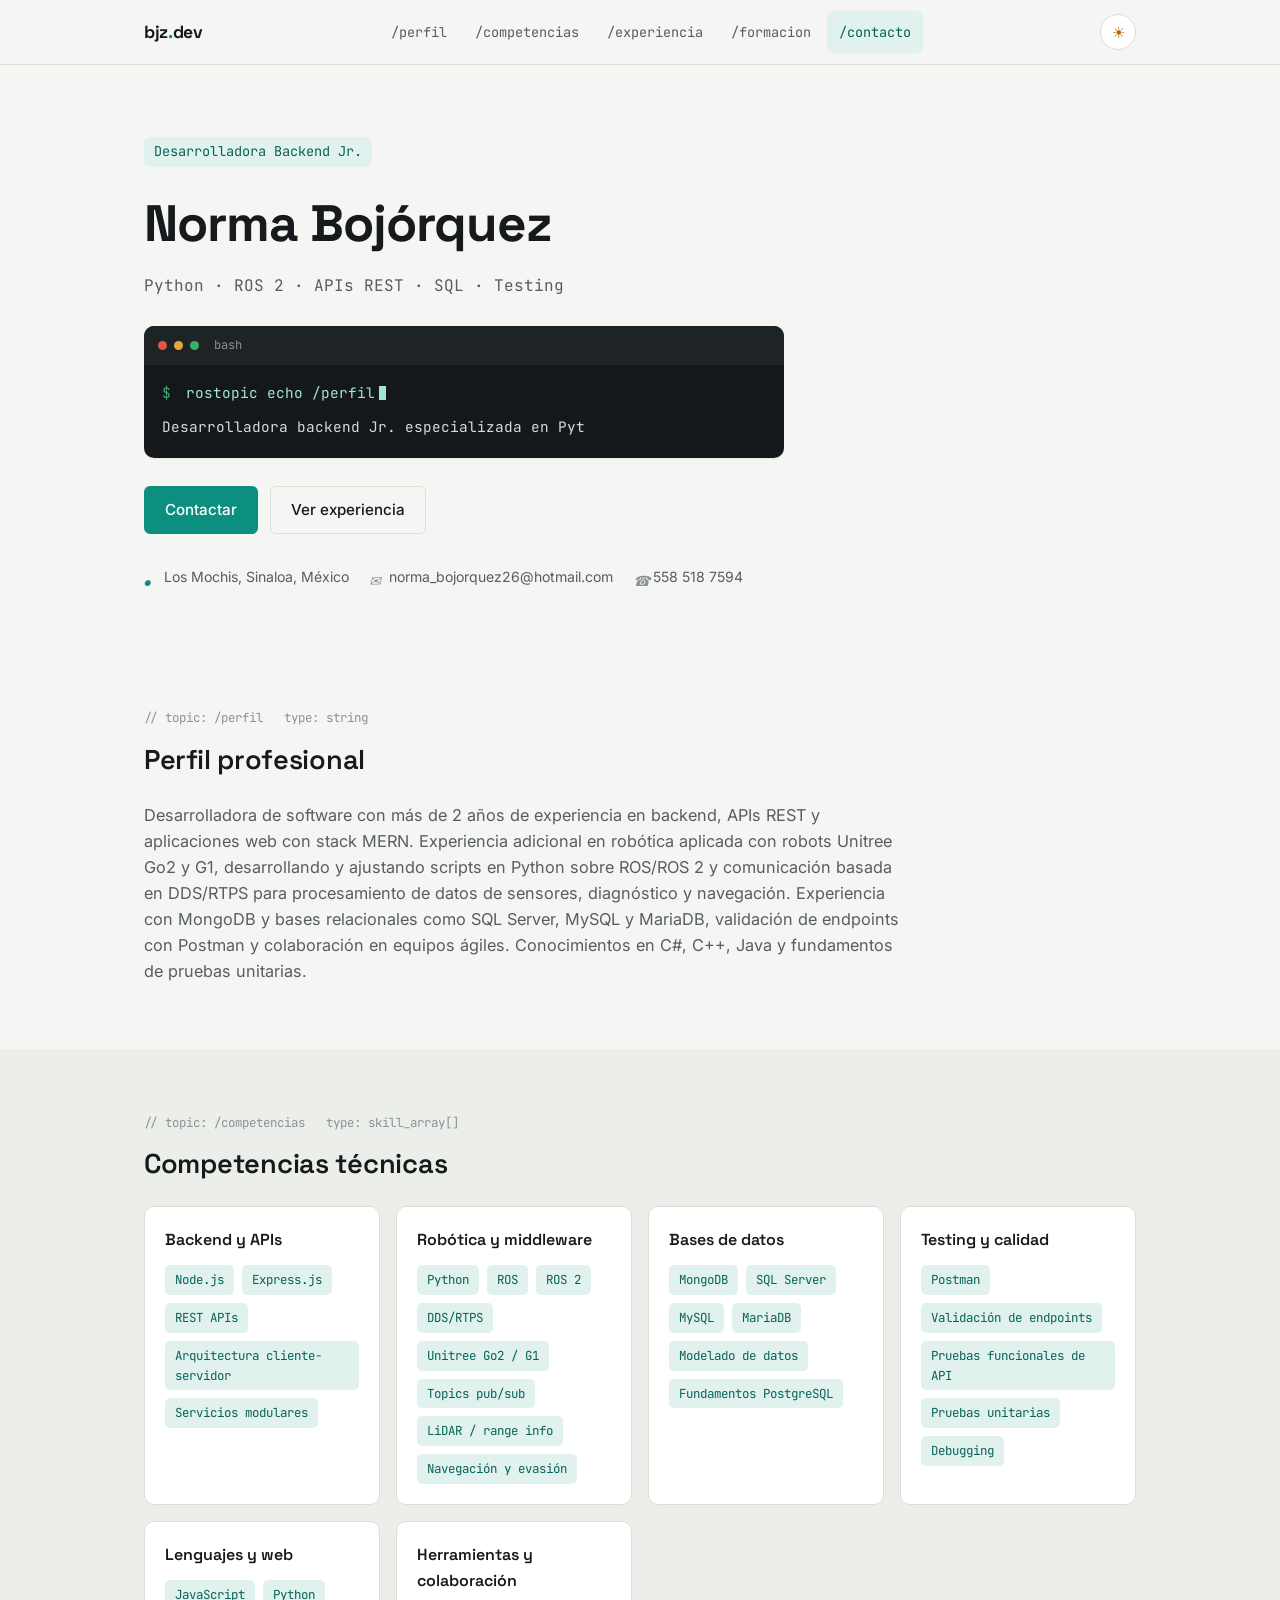
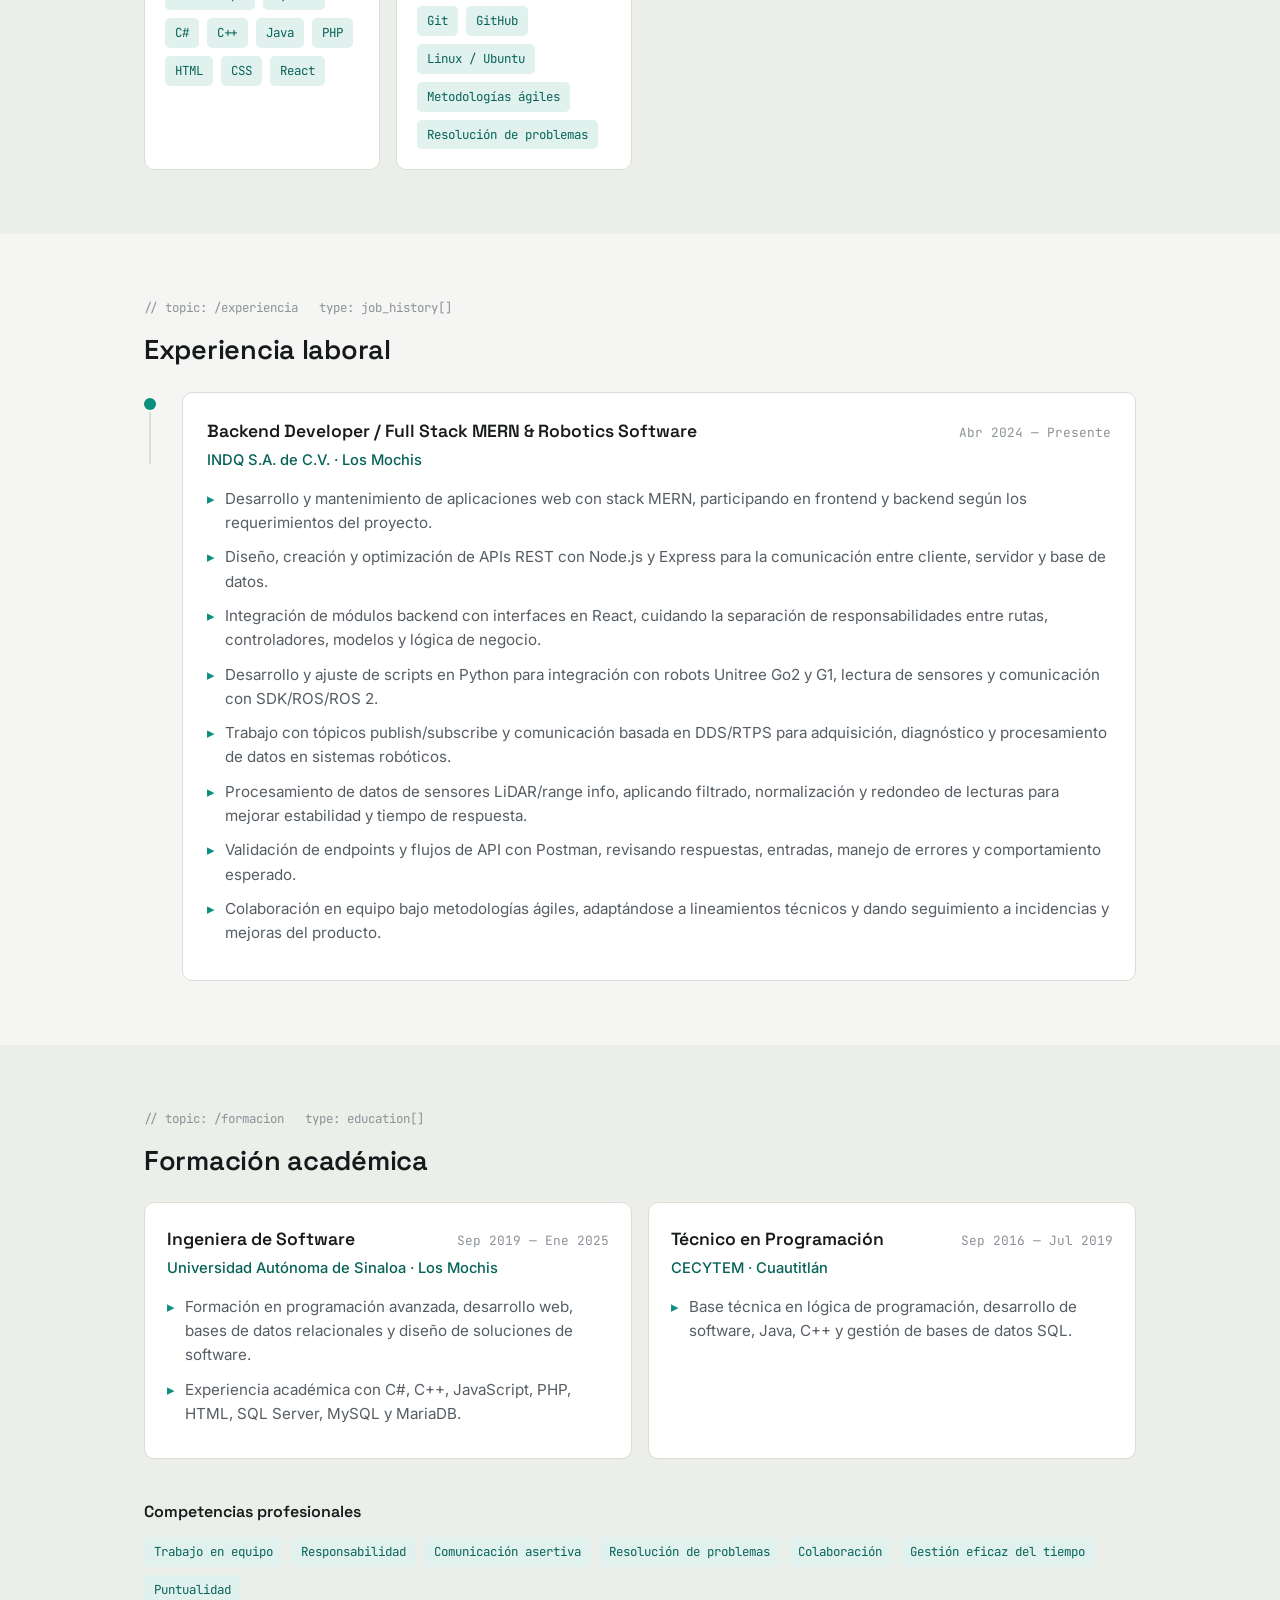
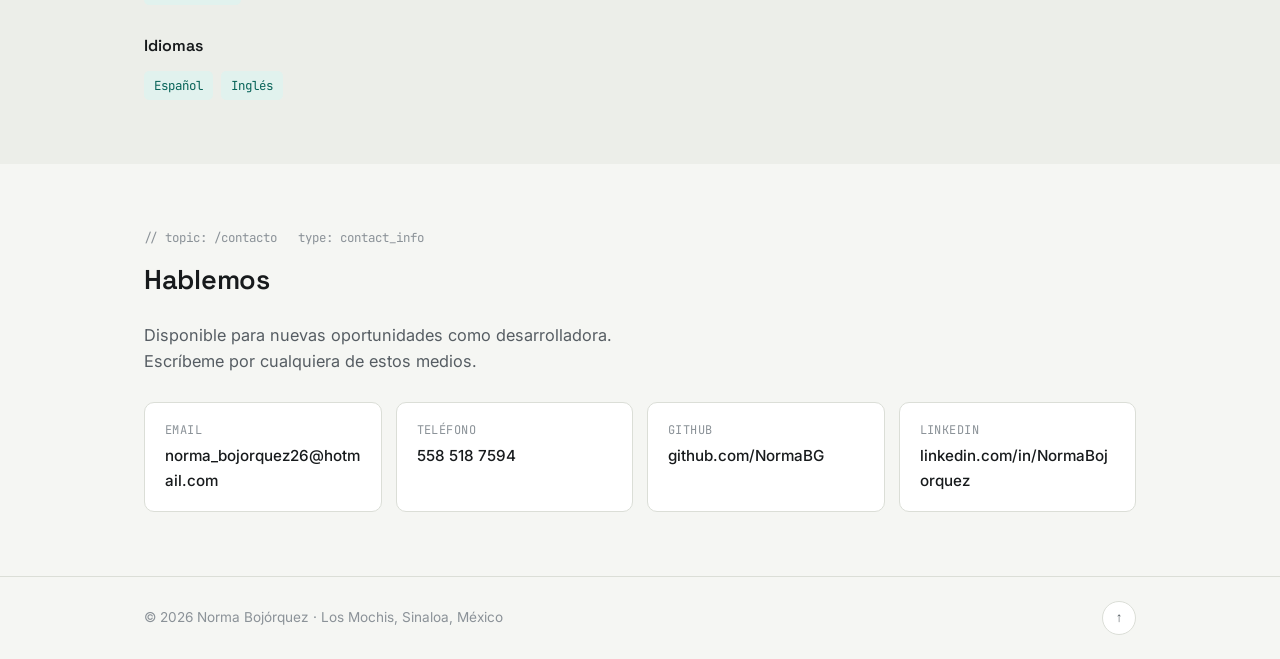
<file: index.html>
<!DOCTYPE html>
<html lang="es">
<head>
<meta charset="UTF-8">
<meta name="viewport" content="width=device-width, initial-scale=1.0">
<title>Norma Bojórquez · Desarrolladora Backend & Robótica</title>
<meta name="description" content="Portfolio de Norma Bojórquez, desarrolladora backend Jr. con experiencia en Python, ROS 2, APIs REST y bases de datos.">
<link rel="preconnect" href="https://fonts.googleapis.com">
<link rel="preconnect" href="https://fonts.gstatic.com" crossorigin>
<link href="https://fonts.googleapis.com/css2?family=Space+Grotesk:wght@500;600;700&family=Inter:wght@400;500;600&family=JetBrains+Mono:wght@400;500&display=swap" rel="stylesheet">
<link rel="stylesheet" href="CSS/styles.css">
<script>
  (function () {
    var saved = localStorage.getItem("theme");
    var prefersDark = window.matchMedia("(prefers-color-scheme: dark)").matches;
    var theme = saved || (prefersDark ? "dark" : "light");
    document.documentElement.setAttribute("data-theme", theme);
  })();
</script>
</head>
<body>

<header class="site-header">
  <div class="wrap header-inner">
    <a href="#inicio" class="brand">bjz<span class="brand-dot">.</span>dev</a>

    <button class="nav-toggle" id="navToggle" aria-label="Abrir menú" aria-expanded="false" aria-controls="siteNav">
      <span></span><span></span><span></span>
    </button>

    <nav class="site-nav" id="siteNav">
      <a href="#perfil" class="nav-link" data-section="perfil"><span class="topic-tag">/perfil</span></a>
      <a href="#competencias" class="nav-link" data-section="competencias"><span class="topic-tag">/competencias</span></a>
      <a href="#experiencia" class="nav-link" data-section="experiencia"><span class="topic-tag">/experiencia</span></a>
      <a href="#formacion" class="nav-link" data-section="formacion"><span class="topic-tag">/formacion</span></a>
      <a href="#contacto" class="nav-link" data-section="contacto"><span class="topic-tag">/contacto</span></a>
    </nav>

    <button class="theme-toggle" id="themeToggle" aria-label="Cambiar a modo oscuro" aria-pressed="false">
      <span class="theme-icon theme-icon-sun">☀</span>
      <span class="theme-icon theme-icon-moon">☾</span>
    </button>
  </div>
</header>

<main>

  <!-- ======================= HERO ======================= -->
  <section class="hero" id="inicio">
    <div class="wrap hero-grid">
      <div class="hero-text">
        <p class="eyebrow">Desarrolladora Backend Jr.</p>
        <h1>Norma Bojórquez</h1>
        <p class="hero-sub">Python · ROS 2 · APIs REST · SQL · Testing</p>

        <div class="terminal" aria-hidden="false">
          <div class="terminal-bar">
            <span class="dot dot-r"></span><span class="dot dot-y"></span><span class="dot dot-g"></span>
            <span class="terminal-title">bash</span>
          </div>
          <div class="terminal-body">
            <p class="terminal-line"><span class="prompt">$</span> rostopic echo /perfil<span class="cursor" id="typeCursor"></span></p>
            <p class="terminal-output" id="typeOutput"></p>
          </div>
        </div>

        <div class="hero-actions">
          <a href="#contacto" class="btn btn-primary">Contactar</a>
          <a href="#experiencia" class="btn btn-ghost">Ver experiencia</a>
        </div>

        <ul class="hero-meta">
          <li><i class="icon" data-icon="pin"></i>Los Mochis, Sinaloa, México</li>
          <li><i class="icon" data-icon="mail"></i>norma_bojorquez26@hotmail.com</li>
          <li><i class="icon" data-icon="phone"></i>558 518 7594</li>
        </ul>
      </div>
    </div>
  </section>
  <section class="section" id="perfil">
    <div class="wrap">
      <p class="section-topic">// topic: /perfil &nbsp; type: string</p>
      <h2 class="section-title">Perfil profesional</h2>
      <p class="section-lead">
        Desarrolladora de software con más de 2 años de experiencia en backend, APIs REST y aplicaciones
        web con stack MERN. Experiencia adicional en robótica aplicada con robots Unitree Go2 y G1,
        desarrollando y ajustando scripts en Python sobre ROS/ROS 2 y comunicación basada en DDS/RTPS para
        procesamiento de datos de sensores, diagnóstico y navegación. Experiencia con MongoDB y bases
        relacionales como SQL Server, MySQL y MariaDB, validación de endpoints con Postman y colaboración
        en equipos ágiles. Conocimientos en C#, C++, Java y fundamentos de pruebas unitarias.
      </p>
    </div>
  </section>
  <section class="section section-alt" id="competencias">
    <div class="wrap">
      <p class="section-topic">// topic: /competencias &nbsp; type: skill_array[]</p>
      <h2 class="section-title">Competencias técnicas</h2>

      <div class="skills-grid">

        <article class="skill-card">
          <h3>Backend y APIs</h3>
          <ul class="tag-list">
            <li>Node.js</li><li>Express.js</li><li>REST APIs</li>
            <li>Arquitectura cliente-servidor</li><li>Servicios modulares</li>
          </ul>
        </article>

        <article class="skill-card">
          <h3>Robótica y middleware</h3>
          <ul class="tag-list">
            <li>Python</li><li>ROS</li><li>ROS 2</li><li>DDS/RTPS</li>
            <li>Unitree Go2 / G1</li><li>Topics pub/sub</li><li>LiDAR / range info</li>
            <li>Navegación y evasión</li>
          </ul>
        </article>

        <article class="skill-card">
          <h3>Bases de datos</h3>
          <ul class="tag-list">
            <li>MongoDB</li><li>SQL Server</li><li>MySQL</li><li>MariaDB</li>
            <li>Modelado de datos</li><li>Fundamentos PostgreSQL</li>
          </ul>
        </article>

        <article class="skill-card">
          <h3>Testing y calidad</h3>
          <ul class="tag-list">
            <li>Postman</li><li>Validación de endpoints</li>
            <li>Pruebas funcionales de API</li><li>Pruebas unitarias</li><li>Debugging</li>
          </ul>
        </article>

        <article class="skill-card">
          <h3>Lenguajes y web</h3>
          <ul class="tag-list">
            <li>JavaScript</li><li>Python</li><li>C#</li><li>C++</li>
            <li>Java</li><li>PHP</li><li>HTML</li><li>CSS</li><li>React</li>
          </ul>
        </article>

        <article class="skill-card">
          <h3>Herramientas y colaboración</h3>
          <ul class="tag-list">
            <li>Git</li><li>GitHub</li><li>Linux / Ubuntu</li>
            <li>Metodologías ágiles</li><li>Resolución de problemas</li>
          </ul>
        </article>

      </div>
    </div>
  </section>
  <section class="section" id="experiencia">
    <div class="wrap">
      <p class="section-topic">// topic: /experiencia &nbsp; type: job_history[]</p>
      <h2 class="section-title">Experiencia laboral</h2>

      <div class="timeline">
        <article class="timeline-item">
          <div class="timeline-marker" aria-hidden="true"></div>
          <div class="timeline-content">
            <div class="timeline-head">
              <h3>Backend Developer / Full Stack MERN &amp; Robotics Software</h3>
              <span class="timeline-date">Abr 2024 — Presente</span>
            </div>
            <p class="timeline-company">INDQ S.A. de C.V. · Los Mochis</p>
            <ul class="bullet-list">
              <li>Desarrollo y mantenimiento de aplicaciones web con stack MERN, participando en frontend y backend según los requerimientos del proyecto.</li>
              <li>Diseño, creación y optimización de APIs REST con Node.js y Express para la comunicación entre cliente, servidor y base de datos.</li>
              <li>Integración de módulos backend con interfaces en React, cuidando la separación de responsabilidades entre rutas, controladores, modelos y lógica de negocio.</li>
              <li>Desarrollo y ajuste de scripts en Python para integración con robots Unitree Go2 y G1, lectura de sensores y comunicación con SDK/ROS/ROS 2.</li>
              <li>Trabajo con tópicos publish/subscribe y comunicación basada en DDS/RTPS para adquisición, diagnóstico y procesamiento de datos en sistemas robóticos.</li>
              <li>Procesamiento de datos de sensores LiDAR/range info, aplicando filtrado, normalización y redondeo de lecturas para mejorar estabilidad y tiempo de respuesta.</li>
              <li>Validación de endpoints y flujos de API con Postman, revisando respuestas, entradas, manejo de errores y comportamiento esperado.</li>
              <li>Colaboración en equipo bajo metodologías ágiles, adaptándose a lineamientos técnicos y dando seguimiento a incidencias y mejoras del producto.</li>
            </ul>
          </div>
        </article>
      </div>
    </div>
  </section>
  <section class="section section-alt" id="formacion">
    <div class="wrap">
      <p class="section-topic">// topic: /formacion &nbsp; type: education[]</p>
      <h2 class="section-title">Formación académica</h2>

      <div class="edu-grid">
        <article class="edu-card">
          <div class="timeline-head">
            <h3>Ingeniera de Software</h3>
            <span class="timeline-date">Sep 2019 — Ene 2025</span>
          </div>
          <p class="timeline-company">Universidad Autónoma de Sinaloa · Los Mochis</p>
          <ul class="bullet-list">
            <li>Formación en programación avanzada, desarrollo web, bases de datos relacionales y diseño de soluciones de software.</li>
            <li>Experiencia académica con C#, C++, JavaScript, PHP, HTML, SQL Server, MySQL y MariaDB.</li>
          </ul>
        </article>

        <article class="edu-card">
          <div class="timeline-head">
            <h3>Técnico en Programación</h3>
            <span class="timeline-date">Sep 2016 — Jul 2019</span>
          </div>
          <p class="timeline-company">CECYTEM · Cuautitlán</p>
          <ul class="bullet-list">
            <li>Base técnica en lógica de programación, desarrollo de software, Java, C++ y gestión de bases de datos SQL.</li>
          </ul>
        </article>
      </div>

      <div class="soft-block">
        <h3>Competencias profesionales</h3>
        <ul class="tag-list">
          <li>Trabajo en equipo</li><li>Responsabilidad</li><li>Comunicación asertiva</li>
          <li>Resolución de problemas</li><li>Colaboración</li><li>Gestión eficaz del tiempo</li><li>Puntualidad</li>
        </ul>
      </div>

      <div class="soft-block">
        <h3>Idiomas</h3>
        <ul class="tag-list">
          <li>Español</li><li>Inglés</li>
        </ul>
      </div>
    </div>
  </section>

  <section class="section contact" id="contacto">
    <div class="wrap">
      <p class="section-topic">// topic: /contacto &nbsp; type: contact_info</p>
      <h2 class="section-title">Hablemos</h2>
      <p class="section-lead">
        Disponible para nuevas oportunidades como desarrolladora.
      </p>
      <p class="section-lead">
        Escríbeme por cualquiera de estos medios.
      </p>

      <div class="contact-grid">
        <a class="contact-card" href="mailto:norma_bojorquez26@hotmail.com">
          <span class="contact-label">Email</span>
          <span class="contact-value">norma_bojorquez26@hotmail.com</span>
        </a>
        <a class="contact-card" href="tel:+525585187594">
          <span class="contact-label">Teléfono</span>
          <span class="contact-value">558 518 7594</span>
        </a>
        <a class="contact-card" href="https://github.com/NormaBG" id="githubLink" target="_blank" rel="noopener">
          <span class="contact-label">GitHub</span>
          <span class="contact-value">github.com/NormaBG</span>
        </a>
        <a class="contact-card" href="https://www.linkedin.com/in/norma-boj%C3%B3rquez-8bb12a2a2/" id="linkedinLink" target="_blank" rel="noopener">
          <span class="contact-label">LinkedIn</span>
          <span class="contact-value">linkedin.com/in/NormaBojorquez</span>
        </a>
      </div>
    </div>
  </section>

</main>

<footer class="site-footer">
  <div class="wrap footer-inner">
    <p>&copy; <span id="year"></span> Norma Bojórquez · Los Mochis, Sinaloa, México</p>
    <button class="back-top" id="backTop" aria-label="Volver arriba">↑</button>
  </div>
</footer>

<script src="JS/script.js"></script>
</body>
</html>
</file>
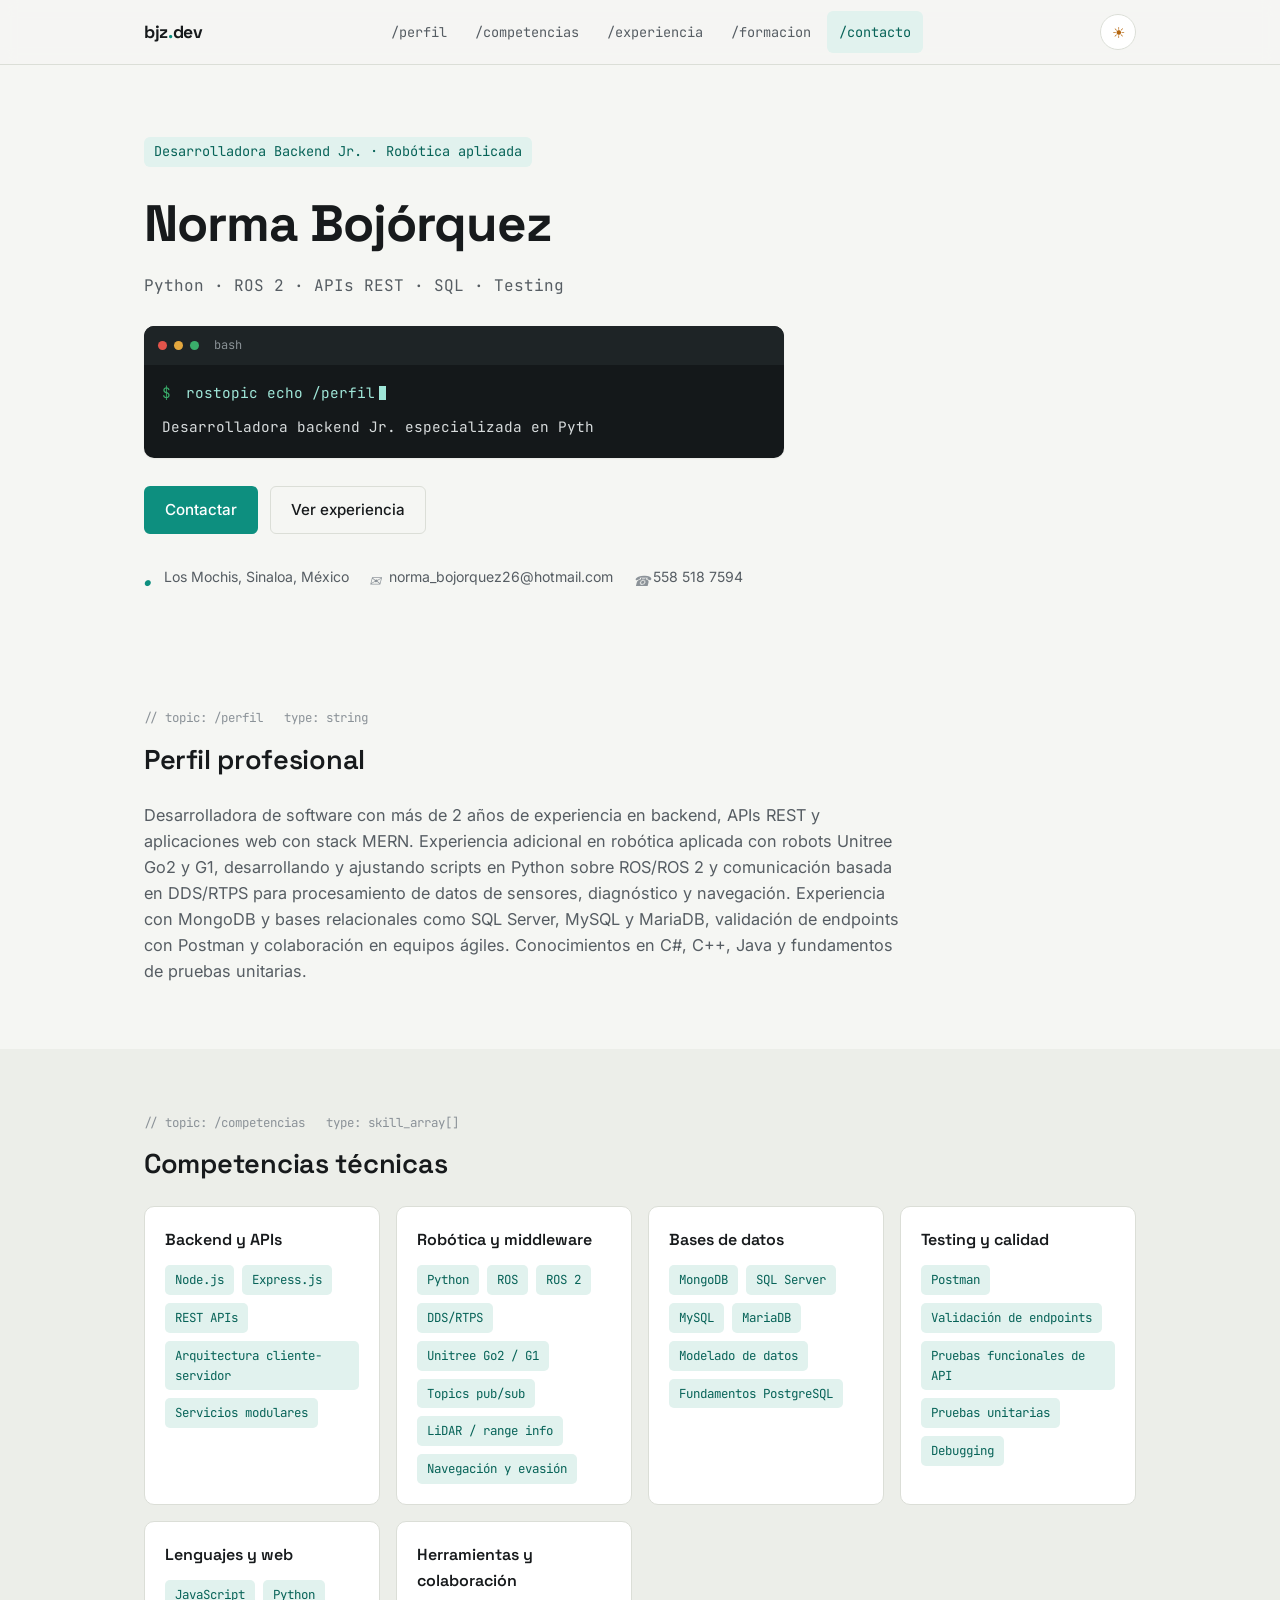
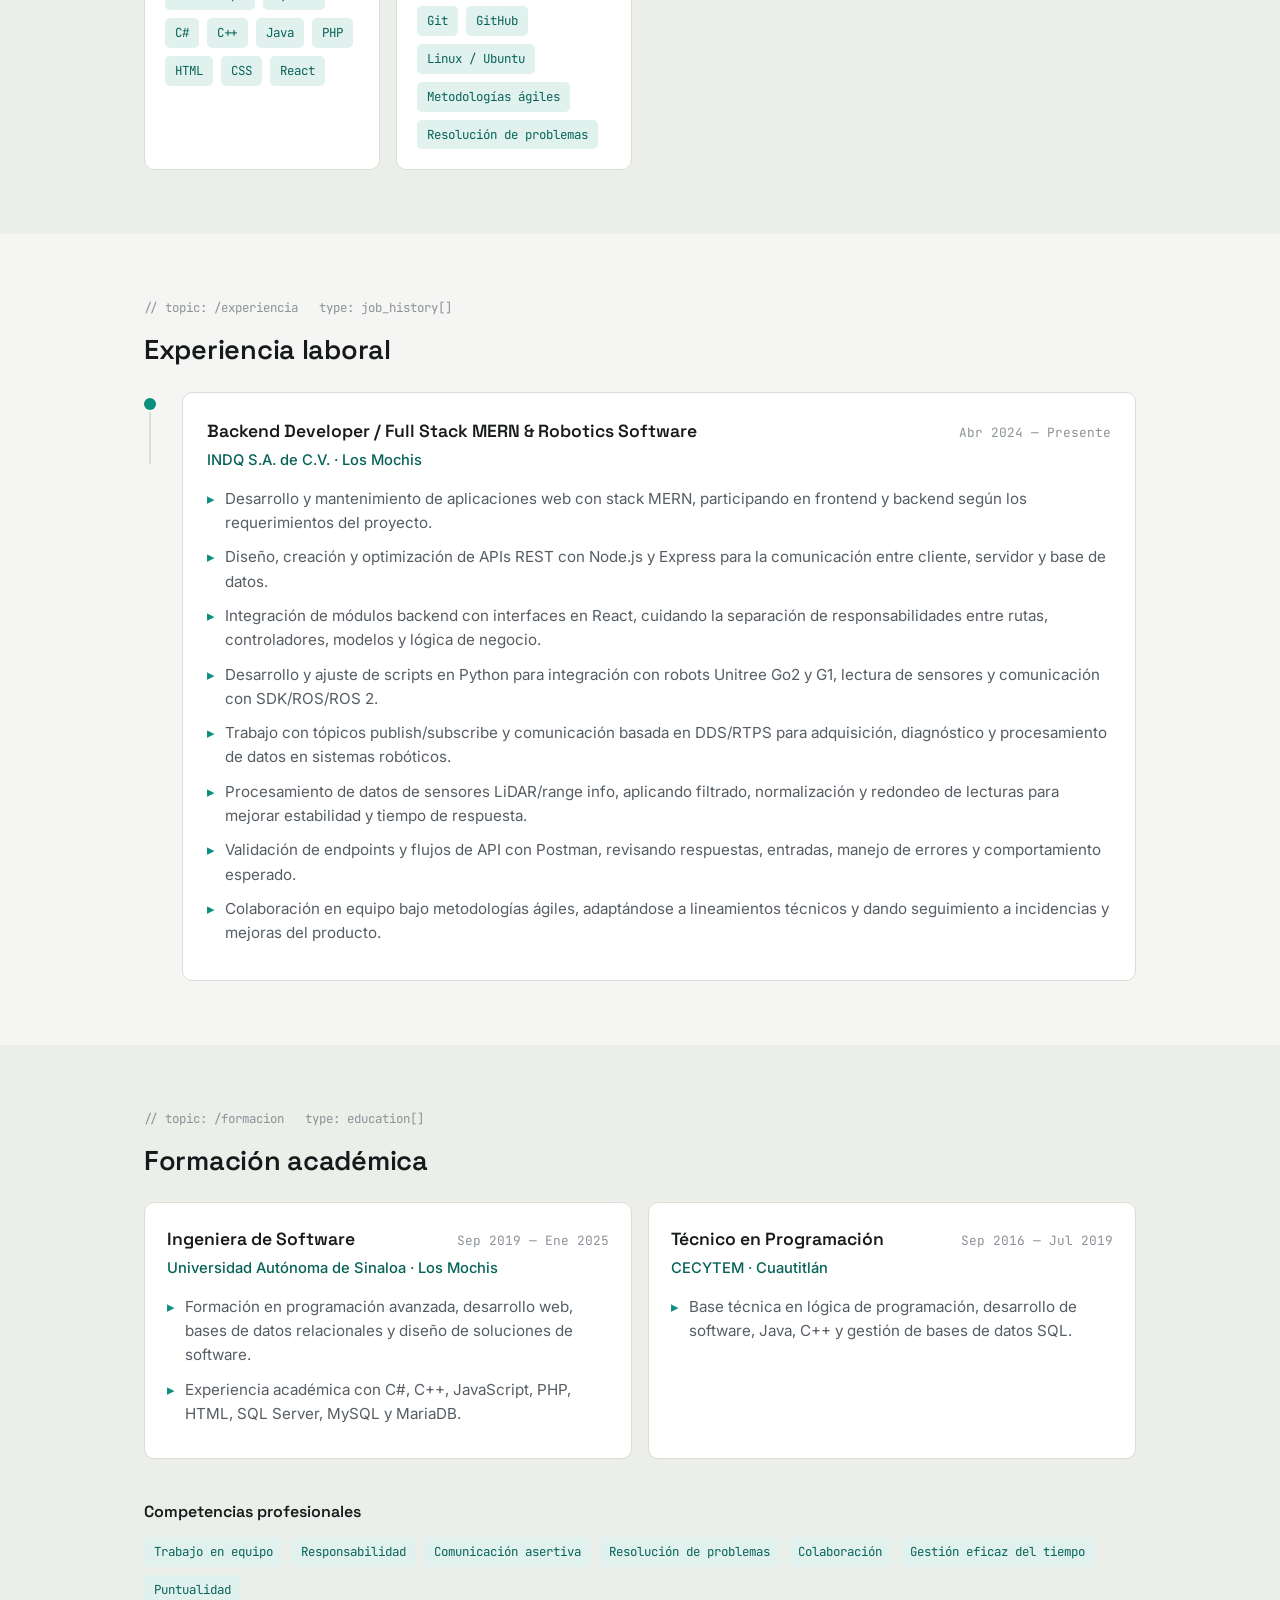
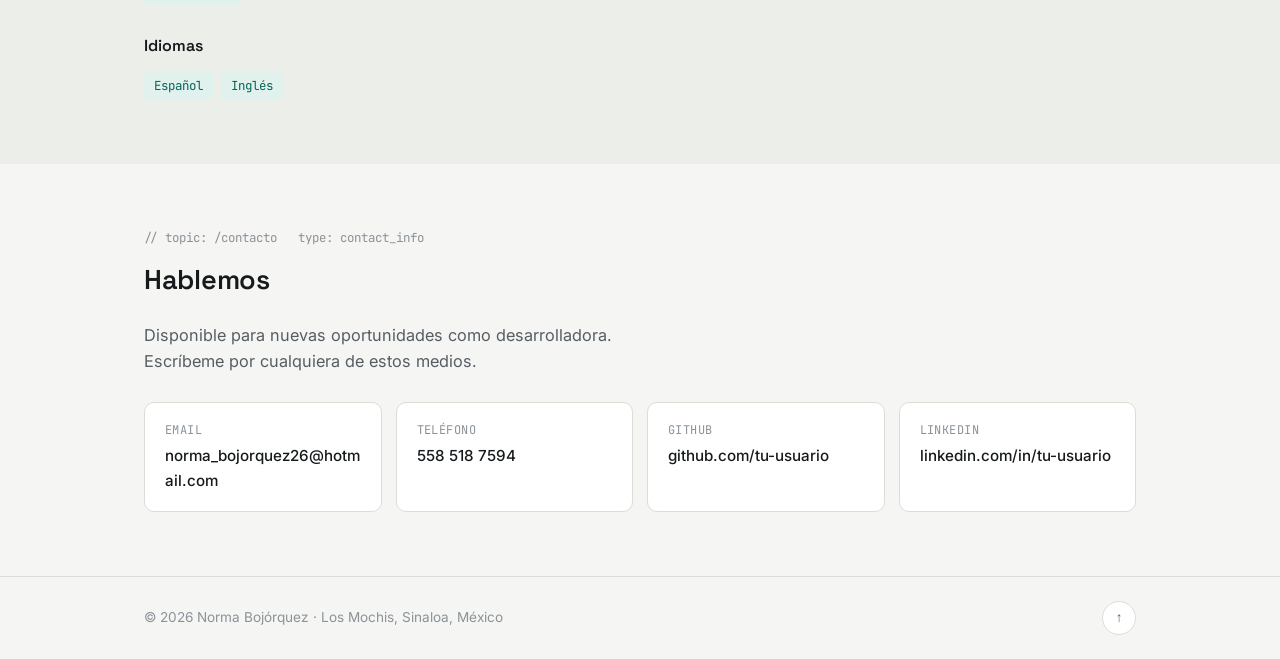
<file: cv/HTML/index.html>
<!DOCTYPE html>
<html lang="es">
<head>
<meta charset="UTF-8">
<meta name="viewport" content="width=device-width, initial-scale=1.0">
<title>Norma Bojórquez · Desarrolladora Backend & Robótica</title>
<meta name="description" content="Portfolio de Norma Bojórquez, desarrolladora backend Jr. con experiencia en Python, ROS 2, APIs REST y bases de datos.">
<link rel="preconnect" href="https://fonts.googleapis.com">
<link rel="preconnect" href="https://fonts.gstatic.com" crossorigin>
<link href="https://fonts.googleapis.com/css2?family=Space+Grotesk:wght@500;600;700&family=Inter:wght@400;500;600&family=JetBrains+Mono:wght@400;500&display=swap" rel="stylesheet">
<link rel="stylesheet" href="/cv/CSS/styles.css">
<script>
  (function () {
    var saved = localStorage.getItem("theme");
    var prefersDark = window.matchMedia("(prefers-color-scheme: dark)").matches;
    var theme = saved || (prefersDark ? "dark" : "light");
    document.documentElement.setAttribute("data-theme", theme);
  })();
</script>
</head>
<body>

<header class="site-header">
  <div class="wrap header-inner">
    <a href="#inicio" class="brand">bjz<span class="brand-dot">.</span>dev</a>

    <button class="nav-toggle" id="navToggle" aria-label="Abrir menú" aria-expanded="false" aria-controls="siteNav">
      <span></span><span></span><span></span>
    </button>

    <nav class="site-nav" id="siteNav">
      <a href="#perfil" class="nav-link" data-section="perfil"><span class="topic-tag">/perfil</span></a>
      <a href="#competencias" class="nav-link" data-section="competencias"><span class="topic-tag">/competencias</span></a>
      <a href="#experiencia" class="nav-link" data-section="experiencia"><span class="topic-tag">/experiencia</span></a>
      <a href="#formacion" class="nav-link" data-section="formacion"><span class="topic-tag">/formacion</span></a>
      <a href="#contacto" class="nav-link" data-section="contacto"><span class="topic-tag">/contacto</span></a>
    </nav>

    <button class="theme-toggle" id="themeToggle" aria-label="Cambiar a modo oscuro" aria-pressed="false">
      <span class="theme-icon theme-icon-sun">☀</span>
      <span class="theme-icon theme-icon-moon">☾</span>
    </button>
  </div>
</header>

<main>

  <!-- ======================= HERO ======================= -->
  <section class="hero" id="inicio">
    <div class="wrap hero-grid">
      <div class="hero-text">
        <p class="eyebrow">Desarrolladora Backend Jr. · Robótica aplicada</p>
        <h1>Norma Bojórquez</h1>
        <p class="hero-sub">Python · ROS 2 · APIs REST · SQL · Testing</p>

        <div class="terminal" aria-hidden="false">
          <div class="terminal-bar">
            <span class="dot dot-r"></span><span class="dot dot-y"></span><span class="dot dot-g"></span>
            <span class="terminal-title">bash</span>
          </div>
          <div class="terminal-body">
            <p class="terminal-line"><span class="prompt">$</span> rostopic echo /perfil<span class="cursor" id="typeCursor"></span></p>
            <p class="terminal-output" id="typeOutput"></p>
          </div>
        </div>

        <div class="hero-actions">
          <a href="#contacto" class="btn btn-primary">Contactar</a>
          <a href="#experiencia" class="btn btn-ghost">Ver experiencia</a>
        </div>

        <ul class="hero-meta">
          <li><i class="icon" data-icon="pin"></i>Los Mochis, Sinaloa, México</li>
          <li><i class="icon" data-icon="mail"></i>norma_bojorquez26@hotmail.com</li>
          <li><i class="icon" data-icon="phone"></i>558 518 7594</li>
        </ul>
      </div>
    </div>
  </section>
  <section class="section" id="perfil">
    <div class="wrap">
      <p class="section-topic">// topic: /perfil &nbsp; type: string</p>
      <h2 class="section-title">Perfil profesional</h2>
      <p class="section-lead">
        Desarrolladora de software con más de 2 años de experiencia en backend, APIs REST y aplicaciones
        web con stack MERN. Experiencia adicional en robótica aplicada con robots Unitree Go2 y G1,
        desarrollando y ajustando scripts en Python sobre ROS/ROS 2 y comunicación basada en DDS/RTPS para
        procesamiento de datos de sensores, diagnóstico y navegación. Experiencia con MongoDB y bases
        relacionales como SQL Server, MySQL y MariaDB, validación de endpoints con Postman y colaboración
        en equipos ágiles. Conocimientos en C#, C++, Java y fundamentos de pruebas unitarias.
      </p>
    </div>
  </section>
  <section class="section section-alt" id="competencias">
    <div class="wrap">
      <p class="section-topic">// topic: /competencias &nbsp; type: skill_array[]</p>
      <h2 class="section-title">Competencias técnicas</h2>

      <div class="skills-grid">

        <article class="skill-card">
          <h3>Backend y APIs</h3>
          <ul class="tag-list">
            <li>Node.js</li><li>Express.js</li><li>REST APIs</li>
            <li>Arquitectura cliente-servidor</li><li>Servicios modulares</li>
          </ul>
        </article>

        <article class="skill-card">
          <h3>Robótica y middleware</h3>
          <ul class="tag-list">
            <li>Python</li><li>ROS</li><li>ROS 2</li><li>DDS/RTPS</li>
            <li>Unitree Go2 / G1</li><li>Topics pub/sub</li><li>LiDAR / range info</li>
            <li>Navegación y evasión</li>
          </ul>
        </article>

        <article class="skill-card">
          <h3>Bases de datos</h3>
          <ul class="tag-list">
            <li>MongoDB</li><li>SQL Server</li><li>MySQL</li><li>MariaDB</li>
            <li>Modelado de datos</li><li>Fundamentos PostgreSQL</li>
          </ul>
        </article>

        <article class="skill-card">
          <h3>Testing y calidad</h3>
          <ul class="tag-list">
            <li>Postman</li><li>Validación de endpoints</li>
            <li>Pruebas funcionales de API</li><li>Pruebas unitarias</li><li>Debugging</li>
          </ul>
        </article>

        <article class="skill-card">
          <h3>Lenguajes y web</h3>
          <ul class="tag-list">
            <li>JavaScript</li><li>Python</li><li>C#</li><li>C++</li>
            <li>Java</li><li>PHP</li><li>HTML</li><li>CSS</li><li>React</li>
          </ul>
        </article>

        <article class="skill-card">
          <h3>Herramientas y colaboración</h3>
          <ul class="tag-list">
            <li>Git</li><li>GitHub</li><li>Linux / Ubuntu</li>
            <li>Metodologías ágiles</li><li>Resolución de problemas</li>
          </ul>
        </article>

      </div>
    </div>
  </section>
  <section class="section" id="experiencia">
    <div class="wrap">
      <p class="section-topic">// topic: /experiencia &nbsp; type: job_history[]</p>
      <h2 class="section-title">Experiencia laboral</h2>

      <div class="timeline">
        <article class="timeline-item">
          <div class="timeline-marker" aria-hidden="true"></div>
          <div class="timeline-content">
            <div class="timeline-head">
              <h3>Backend Developer / Full Stack MERN &amp; Robotics Software</h3>
              <span class="timeline-date">Abr 2024 — Presente</span>
            </div>
            <p class="timeline-company">INDQ S.A. de C.V. · Los Mochis</p>
            <ul class="bullet-list">
              <li>Desarrollo y mantenimiento de aplicaciones web con stack MERN, participando en frontend y backend según los requerimientos del proyecto.</li>
              <li>Diseño, creación y optimización de APIs REST con Node.js y Express para la comunicación entre cliente, servidor y base de datos.</li>
              <li>Integración de módulos backend con interfaces en React, cuidando la separación de responsabilidades entre rutas, controladores, modelos y lógica de negocio.</li>
              <li>Desarrollo y ajuste de scripts en Python para integración con robots Unitree Go2 y G1, lectura de sensores y comunicación con SDK/ROS/ROS 2.</li>
              <li>Trabajo con tópicos publish/subscribe y comunicación basada en DDS/RTPS para adquisición, diagnóstico y procesamiento de datos en sistemas robóticos.</li>
              <li>Procesamiento de datos de sensores LiDAR/range info, aplicando filtrado, normalización y redondeo de lecturas para mejorar estabilidad y tiempo de respuesta.</li>
              <li>Validación de endpoints y flujos de API con Postman, revisando respuestas, entradas, manejo de errores y comportamiento esperado.</li>
              <li>Colaboración en equipo bajo metodologías ágiles, adaptándose a lineamientos técnicos y dando seguimiento a incidencias y mejoras del producto.</li>
            </ul>
          </div>
        </article>
      </div>
    </div>
  </section>
  <section class="section section-alt" id="formacion">
    <div class="wrap">
      <p class="section-topic">// topic: /formacion &nbsp; type: education[]</p>
      <h2 class="section-title">Formación académica</h2>

      <div class="edu-grid">
        <article class="edu-card">
          <div class="timeline-head">
            <h3>Ingeniera de Software</h3>
            <span class="timeline-date">Sep 2019 — Ene 2025</span>
          </div>
          <p class="timeline-company">Universidad Autónoma de Sinaloa · Los Mochis</p>
          <ul class="bullet-list">
            <li>Formación en programación avanzada, desarrollo web, bases de datos relacionales y diseño de soluciones de software.</li>
            <li>Experiencia académica con C#, C++, JavaScript, PHP, HTML, SQL Server, MySQL y MariaDB.</li>
          </ul>
        </article>

        <article class="edu-card">
          <div class="timeline-head">
            <h3>Técnico en Programación</h3>
            <span class="timeline-date">Sep 2016 — Jul 2019</span>
          </div>
          <p class="timeline-company">CECYTEM · Cuautitlán</p>
          <ul class="bullet-list">
            <li>Base técnica en lógica de programación, desarrollo de software, Java, C++ y gestión de bases de datos SQL.</li>
          </ul>
        </article>
      </div>

      <div class="soft-block">
        <h3>Competencias profesionales</h3>
        <ul class="tag-list">
          <li>Trabajo en equipo</li><li>Responsabilidad</li><li>Comunicación asertiva</li>
          <li>Resolución de problemas</li><li>Colaboración</li><li>Gestión eficaz del tiempo</li><li>Puntualidad</li>
        </ul>
      </div>

      <div class="soft-block">
        <h3>Idiomas</h3>
        <ul class="tag-list">
          <li>Español</li><li>Inglés</li>
        </ul>
      </div>
    </div>
  </section>

  <section class="section contact" id="contacto">
    <div class="wrap">
      <p class="section-topic">// topic: /contacto &nbsp; type: contact_info</p>
      <h2 class="section-title">Hablemos</h2>
      <p class="section-lead">
        Disponible para nuevas oportunidades como desarrolladora.
      </p>
      <p class="section-lead">
        Escríbeme por cualquiera de estos medios.
      </p>

      <div class="contact-grid">
        <a class="contact-card" href="mailto:norma_bojorquez26@hotmail.com">
          <span class="contact-label">Email</span>
          <span class="contact-value">norma_bojorquez26@hotmail.com</span>
        </a>
        <a class="contact-card" href="tel:+525585187594">
          <span class="contact-label">Teléfono</span>
          <span class="contact-value">558 518 7594</span>
        </a>
        <a class="contact-card" href="#" id="githubLink">
          <span class="contact-label">GitHub</span>
          <span class="contact-value">github.com/tu-usuario</span>
        </a>
        <a class="contact-card" href="#" id="linkedinLink">
          <span class="contact-label">LinkedIn</span>
          <span class="contact-value">linkedin.com/in/tu-usuario</span>
        </a>
      </div>
    </div>
  </section>

</main>

<footer class="site-footer">
  <div class="wrap footer-inner">
    <p>&copy; <span id="year"></span> Norma Bojórquez · Los Mochis, Sinaloa, México</p>
    <button class="back-top" id="backTop" aria-label="Volver arriba">↑</button>
  </div>
</footer>

<script src="/cv/JS/script.js"></script>
</body>
</html>
</file>
<file: CSS/styles.css>
:root {
  --bg: #F5F6F3;
  --bg-alt: #ECEEE9;
  --surface: #FFFFFF;
  --text: #171A1C;
  --text-secondary: #565D63;
  --text-muted: #8B9298;
  --border: #DBDED7;

  --accent: #0D8F7F;
  --accent-dark: #076358;
  --accent-soft: #E1F2EE;

  --amber: #B4650E;
  --amber-soft: #FBEBDA;

  /* Tipografías */
  --font-display: 'Space Grotesk', 'Segoe UI', sans-serif;
  --font-body: 'Inter', 'Segoe UI', sans-serif;
  --font-mono: 'JetBrains Mono', 'Courier New', monospace;

  --max-width: 1040px;
  --radius: 10px;
  --radius-sm: 6px;
}

[data-theme="dark"] {
  --bg: #121516;
  --bg-alt: #191D1E;
  --surface: #1B1F20;
  --text: #EDEFEE;
  --text-secondary: #A7ADAF;
  --text-muted: #6E7577;
  --border: #2B3031;

  --accent: #35C4AE;
  --accent-dark: #6FE0CE;
  --accent-soft: #16302C;

  --amber: #E0A860;
  --amber-soft: #2E2417;
}

[data-theme="dark"] .terminal { box-shadow: none; }
[data-theme="dark"] .site-header { background: rgba(18, 21, 22, 0.9); }

body,
.site-header,
.terminal,
.skill-card,
.timeline-content,
.edu-card,
.contact-card {
  transition: background-color 0.2s ease, border-color 0.2s ease, color 0.2s ease;
}

* { box-sizing: border-box; margin: 0; padding: 0; }

html { scroll-behavior: smooth; }

body {
  background: var(--bg);
  color: var(--text);
  font-family: var(--font-body);
  font-size: 16px;
  line-height: 1.6;
  -webkit-font-smoothing: antialiased;
}

img { max-width: 100%; display: block; }
a { color: inherit; text-decoration: none; }
ul { list-style: none; }

.wrap {
  max-width: var(--max-width);
  margin: 0 auto;
  padding: 0 24px;
}

.site-header {
  position: sticky;
  top: 0;
  z-index: 50;
  background: rgba(245, 246, 243, 0.9);
  backdrop-filter: blur(8px);
  border-bottom: 1px solid var(--border);
}

.header-inner {
  display: flex;
  align-items: center;
  justify-content: space-between;
  height: 64px;
}

.brand {
  font-family: var(--font-display);
  font-weight: 700;
  font-size: 1.1rem;
  letter-spacing: -0.02em;
}
.brand-dot { color: var(--accent); }

.site-nav {
  display: flex;
  gap: 4px;
}

.nav-link {
  padding: 8px 12px;
  border-radius: var(--radius-sm);
  transition: background 0.15s ease, color 0.15s ease;
}

.nav-link .topic-tag {
  font-family: var(--font-mono);
  font-size: 0.85rem;
  color: var(--text-secondary);
}

.nav-link:hover,
.nav-link.active {
  background: var(--accent-soft);
}
.nav-link:hover .topic-tag,
.nav-link.active .topic-tag {
  color: var(--accent-dark);
}

.nav-toggle {
  display: none;
  flex-direction: column;
  justify-content: center;
  gap: 5px;
  width: 36px;
  height: 36px;
  background: none;
  border: none;
  cursor: pointer;
}
.nav-toggle span {
  display: block;
  height: 2px;
  background: var(--text);
  border-radius: 2px;
}

.theme-toggle {
  position: relative;
  width: 36px;
  height: 36px;
  border-radius: 50%;
  border: 1px solid var(--border);
  background: var(--surface);
  cursor: pointer;
  flex-shrink: 0;
}

.theme-icon {
  position: absolute;
  top: 50%;
  left: 50%;
  transform: translate(-50%, -50%);
  font-size: 15px;
  line-height: 1;
  transition: opacity 0.15s ease;
}

.theme-icon-sun { color: var(--amber); opacity: 1; }
.theme-icon-moon { color: var(--accent); opacity: 0; }

[data-theme="dark"] .theme-icon-sun { opacity: 0; }
[data-theme="dark"] .theme-icon-moon { opacity: 1; }

.hero {
  padding: 72px 0 56px;
}

.hero-text { max-width: 640px; }

.eyebrow {
  font-family: var(--font-mono);
  font-size: 0.85rem;
  color: var(--accent-dark);
  background: var(--accent-soft);
  display: inline-block;
  padding: 4px 10px;
  border-radius: var(--radius-sm);
  margin-bottom: 16px;
}

.hero h1 {
  font-family: var(--font-display);
  font-weight: 700;
  font-size: clamp(2.2rem, 5vw, 3.2rem);
  letter-spacing: -0.02em;
  margin-bottom: 8px;
}

.hero-sub {
  font-family: var(--font-mono);
  font-size: 1rem;
  color: var(--text-secondary);
  margin-bottom: 28px;
}

.terminal {
  background: #14181A;
  border-radius: var(--radius);
  overflow: hidden;
  margin-bottom: 28px;
  box-shadow: 0 1px 2px rgba(0,0,0,0.06);
}

.terminal-bar {
  display: flex;
  align-items: center;
  gap: 7px;
  padding: 10px 14px;
  background: #1E2426;
}
.dot { width: 9px; height: 9px; border-radius: 50%; display: inline-block; }
.dot-r { background: #E2544B; }
.dot-y { background: #E3A73E; }
.dot-g { background: #3AAE6B; }
.terminal-title {
  margin-left: 8px;
  font-family: var(--font-mono);
  font-size: 0.75rem;
  color: #8A9296;
}

.terminal-body {
  padding: 16px 18px 20px;
  font-family: var(--font-mono);
  font-size: 0.9rem;
}

.terminal-line { color: #9FE6D8; }
.prompt { color: #3AAE6B; margin-right: 6px; }

.cursor {
  display: inline-block;
  width: 7px;
  height: 14px;
  background: #9FE6D8;
  margin-left: 4px;
  vertical-align: -2px;
  animation: blink 1s step-end infinite;
}
@keyframes blink { 50% { opacity: 0; } }

.terminal-output {
  color: #D7DBDC;
  margin-top: 10px;
  min-height: 1.4em;
}

.hero-actions {
  display: flex;
  gap: 12px;
  margin-bottom: 32px;
  flex-wrap: wrap;
}

.btn {
  font-family: var(--font-body);
  font-weight: 500;
  font-size: 0.95rem;
  padding: 11px 20px;
  border-radius: var(--radius-sm);
  border: 1px solid transparent;
  cursor: pointer;
  transition: transform 0.12s ease, background 0.15s ease, border-color 0.15s ease;
  display: inline-block;
}
.btn:active { transform: scale(0.98); }

.btn-primary {
  background: var(--accent);
  color: #fff;
}
.btn-primary:hover { background: var(--accent-dark); }

.btn-ghost {
  background: transparent;
  border-color: var(--border);
  color: var(--text);
}
.btn-ghost:hover { border-color: var(--text-secondary); }

.hero-meta {
  display: flex;
  flex-wrap: wrap;
  gap: 20px;
  font-size: 0.88rem;
  color: var(--text-secondary);
}
.hero-meta li { display: flex; align-items: center; gap: 6px; }

/* Íconos simples dibujados con CSS (sin dependencias externas) */
.icon { width: 14px; height: 14px; display: inline-block; position: relative; }
.icon[data-icon="pin"]::before {
  content: "●"; font-size: 8px; color: var(--accent);
}
.icon[data-icon="mail"]::before { content: "✉"; color: var(--text-muted); }
.icon[data-icon="phone"]::before { content: "☎"; color: var(--text-muted); }

.section { padding: 64px 0; }
.section-alt { background: var(--bg-alt); }

.section-topic {
  font-family: var(--font-mono);
  font-size: 0.78rem;
  color: var(--text-muted);
  margin-bottom: 10px;
}

.section-title {
  font-family: var(--font-display);
  font-weight: 600;
  font-size: 1.7rem;
  letter-spacing: -0.01em;
  margin-bottom: 20px;
}

.section-lead {
  max-width: 760px;
  color: var(--text-secondary);
  font-size: 1.02rem;
}

.skills-grid {
  display: grid;
  grid-template-columns: repeat(auto-fit, minmax(230px, 1fr));
  gap: 16px;
}

.skill-card {
  background: var(--surface);
  border: 1px solid var(--border);
  border-radius: var(--radius);
  padding: 20px;
}

.skill-card h3 {
  font-family: var(--font-display);
  font-size: 1rem;
  font-weight: 600;
  margin-bottom: 12px;
}

.tag-list {
  display: flex;
  flex-wrap: wrap;
  gap: 8px;
}

.tag-list li {
  font-family: var(--font-mono);
  font-size: 0.78rem;
  background: var(--accent-soft);
  color: var(--accent-dark);
  padding: 5px 10px;
  border-radius: 5px;
}

.timeline-item {
  display: grid;
  grid-template-columns: 20px 1fr;
  gap: 18px;
}

.timeline-marker {
  width: 12px;
  height: 12px;
  border-radius: 50%;
  background: var(--accent);
  margin-top: 6px;
  position: relative;
}
.timeline-marker::after {
  content: "";
  position: absolute;
  left: 5px;
  top: 14px;
  width: 2px;
  height: calc(100% + 40px);
  background: var(--border);
}

.timeline-content {
  background: var(--surface);
  border: 1px solid var(--border);
  border-radius: var(--radius);
  padding: 24px;
}

.timeline-head {
  display: flex;
  justify-content: space-between;
  align-items: baseline;
  gap: 12px;
  flex-wrap: wrap;
  margin-bottom: 4px;
}

.timeline-head h3 {
  font-family: var(--font-display);
  font-size: 1.1rem;
  font-weight: 600;
}

.timeline-date {
  font-family: var(--font-mono);
  font-size: 0.8rem;
  color: var(--text-muted);
  white-space: nowrap;
}

.timeline-company {
  color: var(--accent-dark);
  font-weight: 500;
  font-size: 0.92rem;
  margin-bottom: 14px;
}

.bullet-list li {
  position: relative;
  padding-left: 18px;
  color: var(--text-secondary);
  font-size: 0.95rem;
  margin-bottom: 10px;
}
.bullet-list li::before {
  content: "▸";
  position: absolute;
  left: 0;
  color: var(--accent);
}

.edu-grid {
  display: grid;
  grid-template-columns: repeat(auto-fit, minmax(320px, 1fr));
  gap: 16px;
  margin-bottom: 40px;
}

.edu-card {
  background: var(--surface);
  border: 1px solid var(--border);
  border-radius: var(--radius);
  padding: 22px;
}

.soft-block { margin-top: 28px; }
.soft-block h3 {
  font-family: var(--font-display);
  font-size: 1rem;
  font-weight: 600;
  margin-bottom: 12px;
}

.contact-grid {
  display: grid;
  grid-template-columns: repeat(auto-fit, minmax(230px, 1fr));
  gap: 14px;
  margin-top: 28px;
}

.contact-card {
  background: var(--surface);
  border: 1px solid var(--border);
  border-radius: var(--radius);
  padding: 18px 20px;
  display: flex;
  flex-direction: column;
  gap: 4px;
  transition: border-color 0.15s ease, transform 0.12s ease;
}
.contact-card:hover {
  border-color: var(--accent);
  transform: translateY(-2px);
}

.contact-label {
  font-family: var(--font-mono);
  font-size: 0.75rem;
  color: var(--text-muted);
  text-transform: uppercase;
  letter-spacing: 0.04em;
}
.contact-value {
  font-weight: 500;
  font-size: 0.95rem;
  word-break: break-word;
}

.site-footer {
  border-top: 1px solid var(--border);
  padding: 24px 0;
}
.footer-inner {
  display: flex;
  justify-content: space-between;
  align-items: center;
  font-size: 0.85rem;
  color: var(--text-muted);
}

.back-top {
  background: var(--surface);
  border: 1px solid var(--border);
  border-radius: 50%;
  width: 34px;
  height: 34px;
  cursor: pointer;
  color: var(--text-secondary);
  transition: border-color 0.15s ease;
}
.back-top:hover { border-color: var(--accent); }

@media (max-width: 760px) {
  .nav-toggle { display: flex; }

  .site-nav {
    position: absolute;
    top: 64px;
    left: 0;
    right: 0;
    background: var(--bg);
    border-bottom: 1px solid var(--border);
    flex-direction: column;
    padding: 8px 24px 16px;
    display: none;
  }
  .site-nav.open { display: flex; }

  .timeline-item { grid-template-columns: 1fr; }
  .timeline-marker { display: none; }
}

@media (prefers-reduced-motion: reduce) {
  html { scroll-behavior: auto; }
  .cursor { animation: none; }
}
</file>
<file: cv/CSS/styles.css>
:root {
  --bg: #F5F6F3;
  --bg-alt: #ECEEE9;
  --surface: #FFFFFF;
  --text: #171A1C;
  --text-secondary: #565D63;
  --text-muted: #8B9298;
  --border: #DBDED7;

  --accent: #0D8F7F;
  --accent-dark: #076358;
  --accent-soft: #E1F2EE;

  --amber: #B4650E;
  --amber-soft: #FBEBDA;

  /* Tipografías */
  --font-display: 'Space Grotesk', 'Segoe UI', sans-serif;
  --font-body: 'Inter', 'Segoe UI', sans-serif;
  --font-mono: 'JetBrains Mono', 'Courier New', monospace;

  --max-width: 1040px;
  --radius: 10px;
  --radius-sm: 6px;
}

[data-theme="dark"] {
  --bg: #121516;
  --bg-alt: #191D1E;
  --surface: #1B1F20;
  --text: #EDEFEE;
  --text-secondary: #A7ADAF;
  --text-muted: #6E7577;
  --border: #2B3031;

  --accent: #35C4AE;
  --accent-dark: #6FE0CE;
  --accent-soft: #16302C;

  --amber: #E0A860;
  --amber-soft: #2E2417;
}

[data-theme="dark"] .terminal { box-shadow: none; }
[data-theme="dark"] .site-header { background: rgba(18, 21, 22, 0.9); }

body,
.site-header,
.terminal,
.skill-card,
.timeline-content,
.edu-card,
.contact-card {
  transition: background-color 0.2s ease, border-color 0.2s ease, color 0.2s ease;
}

* { box-sizing: border-box; margin: 0; padding: 0; }

html { scroll-behavior: smooth; }

body {
  background: var(--bg);
  color: var(--text);
  font-family: var(--font-body);
  font-size: 16px;
  line-height: 1.6;
  -webkit-font-smoothing: antialiased;
}

img { max-width: 100%; display: block; }
a { color: inherit; text-decoration: none; }
ul { list-style: none; }

.wrap {
  max-width: var(--max-width);
  margin: 0 auto;
  padding: 0 24px;
}

.site-header {
  position: sticky;
  top: 0;
  z-index: 50;
  background: rgba(245, 246, 243, 0.9);
  backdrop-filter: blur(8px);
  border-bottom: 1px solid var(--border);
}

.header-inner {
  display: flex;
  align-items: center;
  justify-content: space-between;
  height: 64px;
}

.brand {
  font-family: var(--font-display);
  font-weight: 700;
  font-size: 1.1rem;
  letter-spacing: -0.02em;
}
.brand-dot { color: var(--accent); }

.site-nav {
  display: flex;
  gap: 4px;
}

.nav-link {
  padding: 8px 12px;
  border-radius: var(--radius-sm);
  transition: background 0.15s ease, color 0.15s ease;
}

.nav-link .topic-tag {
  font-family: var(--font-mono);
  font-size: 0.85rem;
  color: var(--text-secondary);
}

.nav-link:hover,
.nav-link.active {
  background: var(--accent-soft);
}
.nav-link:hover .topic-tag,
.nav-link.active .topic-tag {
  color: var(--accent-dark);
}

.nav-toggle {
  display: none;
  flex-direction: column;
  justify-content: center;
  gap: 5px;
  width: 36px;
  height: 36px;
  background: none;
  border: none;
  cursor: pointer;
}
.nav-toggle span {
  display: block;
  height: 2px;
  background: var(--text);
  border-radius: 2px;
}

.theme-toggle {
  position: relative;
  width: 36px;
  height: 36px;
  border-radius: 50%;
  border: 1px solid var(--border);
  background: var(--surface);
  cursor: pointer;
  flex-shrink: 0;
}

.theme-icon {
  position: absolute;
  top: 50%;
  left: 50%;
  transform: translate(-50%, -50%);
  font-size: 15px;
  line-height: 1;
  transition: opacity 0.15s ease;
}

.theme-icon-sun { color: var(--amber); opacity: 1; }
.theme-icon-moon { color: var(--accent); opacity: 0; }

[data-theme="dark"] .theme-icon-sun { opacity: 0; }
[data-theme="dark"] .theme-icon-moon { opacity: 1; }

.hero {
  padding: 72px 0 56px;
}

.hero-text { max-width: 640px; }

.eyebrow {
  font-family: var(--font-mono);
  font-size: 0.85rem;
  color: var(--accent-dark);
  background: var(--accent-soft);
  display: inline-block;
  padding: 4px 10px;
  border-radius: var(--radius-sm);
  margin-bottom: 16px;
}

.hero h1 {
  font-family: var(--font-display);
  font-weight: 700;
  font-size: clamp(2.2rem, 5vw, 3.2rem);
  letter-spacing: -0.02em;
  margin-bottom: 8px;
}

.hero-sub {
  font-family: var(--font-mono);
  font-size: 1rem;
  color: var(--text-secondary);
  margin-bottom: 28px;
}

.terminal {
  background: #14181A;
  border-radius: var(--radius);
  overflow: hidden;
  margin-bottom: 28px;
  box-shadow: 0 1px 2px rgba(0,0,0,0.06);
}

.terminal-bar {
  display: flex;
  align-items: center;
  gap: 7px;
  padding: 10px 14px;
  background: #1E2426;
}
.dot { width: 9px; height: 9px; border-radius: 50%; display: inline-block; }
.dot-r { background: #E2544B; }
.dot-y { background: #E3A73E; }
.dot-g { background: #3AAE6B; }
.terminal-title {
  margin-left: 8px;
  font-family: var(--font-mono);
  font-size: 0.75rem;
  color: #8A9296;
}

.terminal-body {
  padding: 16px 18px 20px;
  font-family: var(--font-mono);
  font-size: 0.9rem;
}

.terminal-line { color: #9FE6D8; }
.prompt { color: #3AAE6B; margin-right: 6px; }

.cursor {
  display: inline-block;
  width: 7px;
  height: 14px;
  background: #9FE6D8;
  margin-left: 4px;
  vertical-align: -2px;
  animation: blink 1s step-end infinite;
}
@keyframes blink { 50% { opacity: 0; } }

.terminal-output {
  color: #D7DBDC;
  margin-top: 10px;
  min-height: 1.4em;
}

.hero-actions {
  display: flex;
  gap: 12px;
  margin-bottom: 32px;
  flex-wrap: wrap;
}

.btn {
  font-family: var(--font-body);
  font-weight: 500;
  font-size: 0.95rem;
  padding: 11px 20px;
  border-radius: var(--radius-sm);
  border: 1px solid transparent;
  cursor: pointer;
  transition: transform 0.12s ease, background 0.15s ease, border-color 0.15s ease;
  display: inline-block;
}
.btn:active { transform: scale(0.98); }

.btn-primary {
  background: var(--accent);
  color: #fff;
}
.btn-primary:hover { background: var(--accent-dark); }

.btn-ghost {
  background: transparent;
  border-color: var(--border);
  color: var(--text);
}
.btn-ghost:hover { border-color: var(--text-secondary); }

.hero-meta {
  display: flex;
  flex-wrap: wrap;
  gap: 20px;
  font-size: 0.88rem;
  color: var(--text-secondary);
}
.hero-meta li { display: flex; align-items: center; gap: 6px; }

/* Íconos simples dibujados con CSS (sin dependencias externas) */
.icon { width: 14px; height: 14px; display: inline-block; position: relative; }
.icon[data-icon="pin"]::before {
  content: "●"; font-size: 8px; color: var(--accent);
}
.icon[data-icon="mail"]::before { content: "✉"; color: var(--text-muted); }
.icon[data-icon="phone"]::before { content: "☎"; color: var(--text-muted); }

.section { padding: 64px 0; }
.section-alt { background: var(--bg-alt); }

.section-topic {
  font-family: var(--font-mono);
  font-size: 0.78rem;
  color: var(--text-muted);
  margin-bottom: 10px;
}

.section-title {
  font-family: var(--font-display);
  font-weight: 600;
  font-size: 1.7rem;
  letter-spacing: -0.01em;
  margin-bottom: 20px;
}

.section-lead {
  max-width: 760px;
  color: var(--text-secondary);
  font-size: 1.02rem;
}

.skills-grid {
  display: grid;
  grid-template-columns: repeat(auto-fit, minmax(230px, 1fr));
  gap: 16px;
}

.skill-card {
  background: var(--surface);
  border: 1px solid var(--border);
  border-radius: var(--radius);
  padding: 20px;
}

.skill-card h3 {
  font-family: var(--font-display);
  font-size: 1rem;
  font-weight: 600;
  margin-bottom: 12px;
}

.tag-list {
  display: flex;
  flex-wrap: wrap;
  gap: 8px;
}

.tag-list li {
  font-family: var(--font-mono);
  font-size: 0.78rem;
  background: var(--accent-soft);
  color: var(--accent-dark);
  padding: 5px 10px;
  border-radius: 5px;
}

.timeline-item {
  display: grid;
  grid-template-columns: 20px 1fr;
  gap: 18px;
}

.timeline-marker {
  width: 12px;
  height: 12px;
  border-radius: 50%;
  background: var(--accent);
  margin-top: 6px;
  position: relative;
}
.timeline-marker::after {
  content: "";
  position: absolute;
  left: 5px;
  top: 14px;
  width: 2px;
  height: calc(100% + 40px);
  background: var(--border);
}

.timeline-content {
  background: var(--surface);
  border: 1px solid var(--border);
  border-radius: var(--radius);
  padding: 24px;
}

.timeline-head {
  display: flex;
  justify-content: space-between;
  align-items: baseline;
  gap: 12px;
  flex-wrap: wrap;
  margin-bottom: 4px;
}

.timeline-head h3 {
  font-family: var(--font-display);
  font-size: 1.1rem;
  font-weight: 600;
}

.timeline-date {
  font-family: var(--font-mono);
  font-size: 0.8rem;
  color: var(--text-muted);
  white-space: nowrap;
}

.timeline-company {
  color: var(--accent-dark);
  font-weight: 500;
  font-size: 0.92rem;
  margin-bottom: 14px;
}

.bullet-list li {
  position: relative;
  padding-left: 18px;
  color: var(--text-secondary);
  font-size: 0.95rem;
  margin-bottom: 10px;
}
.bullet-list li::before {
  content: "▸";
  position: absolute;
  left: 0;
  color: var(--accent);
}

.edu-grid {
  display: grid;
  grid-template-columns: repeat(auto-fit, minmax(320px, 1fr));
  gap: 16px;
  margin-bottom: 40px;
}

.edu-card {
  background: var(--surface);
  border: 1px solid var(--border);
  border-radius: var(--radius);
  padding: 22px;
}

.soft-block { margin-top: 28px; }
.soft-block h3 {
  font-family: var(--font-display);
  font-size: 1rem;
  font-weight: 600;
  margin-bottom: 12px;
}

.contact-grid {
  display: grid;
  grid-template-columns: repeat(auto-fit, minmax(230px, 1fr));
  gap: 14px;
  margin-top: 28px;
}

.contact-card {
  background: var(--surface);
  border: 1px solid var(--border);
  border-radius: var(--radius);
  padding: 18px 20px;
  display: flex;
  flex-direction: column;
  gap: 4px;
  transition: border-color 0.15s ease, transform 0.12s ease;
}
.contact-card:hover {
  border-color: var(--accent);
  transform: translateY(-2px);
}

.contact-label {
  font-family: var(--font-mono);
  font-size: 0.75rem;
  color: var(--text-muted);
  text-transform: uppercase;
  letter-spacing: 0.04em;
}
.contact-value {
  font-weight: 500;
  font-size: 0.95rem;
  word-break: break-word;
}

.site-footer {
  border-top: 1px solid var(--border);
  padding: 24px 0;
}
.footer-inner {
  display: flex;
  justify-content: space-between;
  align-items: center;
  font-size: 0.85rem;
  color: var(--text-muted);
}

.back-top {
  background: var(--surface);
  border: 1px solid var(--border);
  border-radius: 50%;
  width: 34px;
  height: 34px;
  cursor: pointer;
  color: var(--text-secondary);
  transition: border-color 0.15s ease;
}
.back-top:hover { border-color: var(--accent); }

@media (max-width: 760px) {
  .nav-toggle { display: flex; }

  .site-nav {
    position: absolute;
    top: 64px;
    left: 0;
    right: 0;
    background: var(--bg);
    border-bottom: 1px solid var(--border);
    flex-direction: column;
    padding: 8px 24px 16px;
    display: none;
  }
  .site-nav.open { display: flex; }

  .timeline-item { grid-template-columns: 1fr; }
  .timeline-marker { display: none; }
}

@media (prefers-reduced-motion: reduce) {
  html { scroll-behavior: auto; }
  .cursor { animation: none; }
}
</file>
